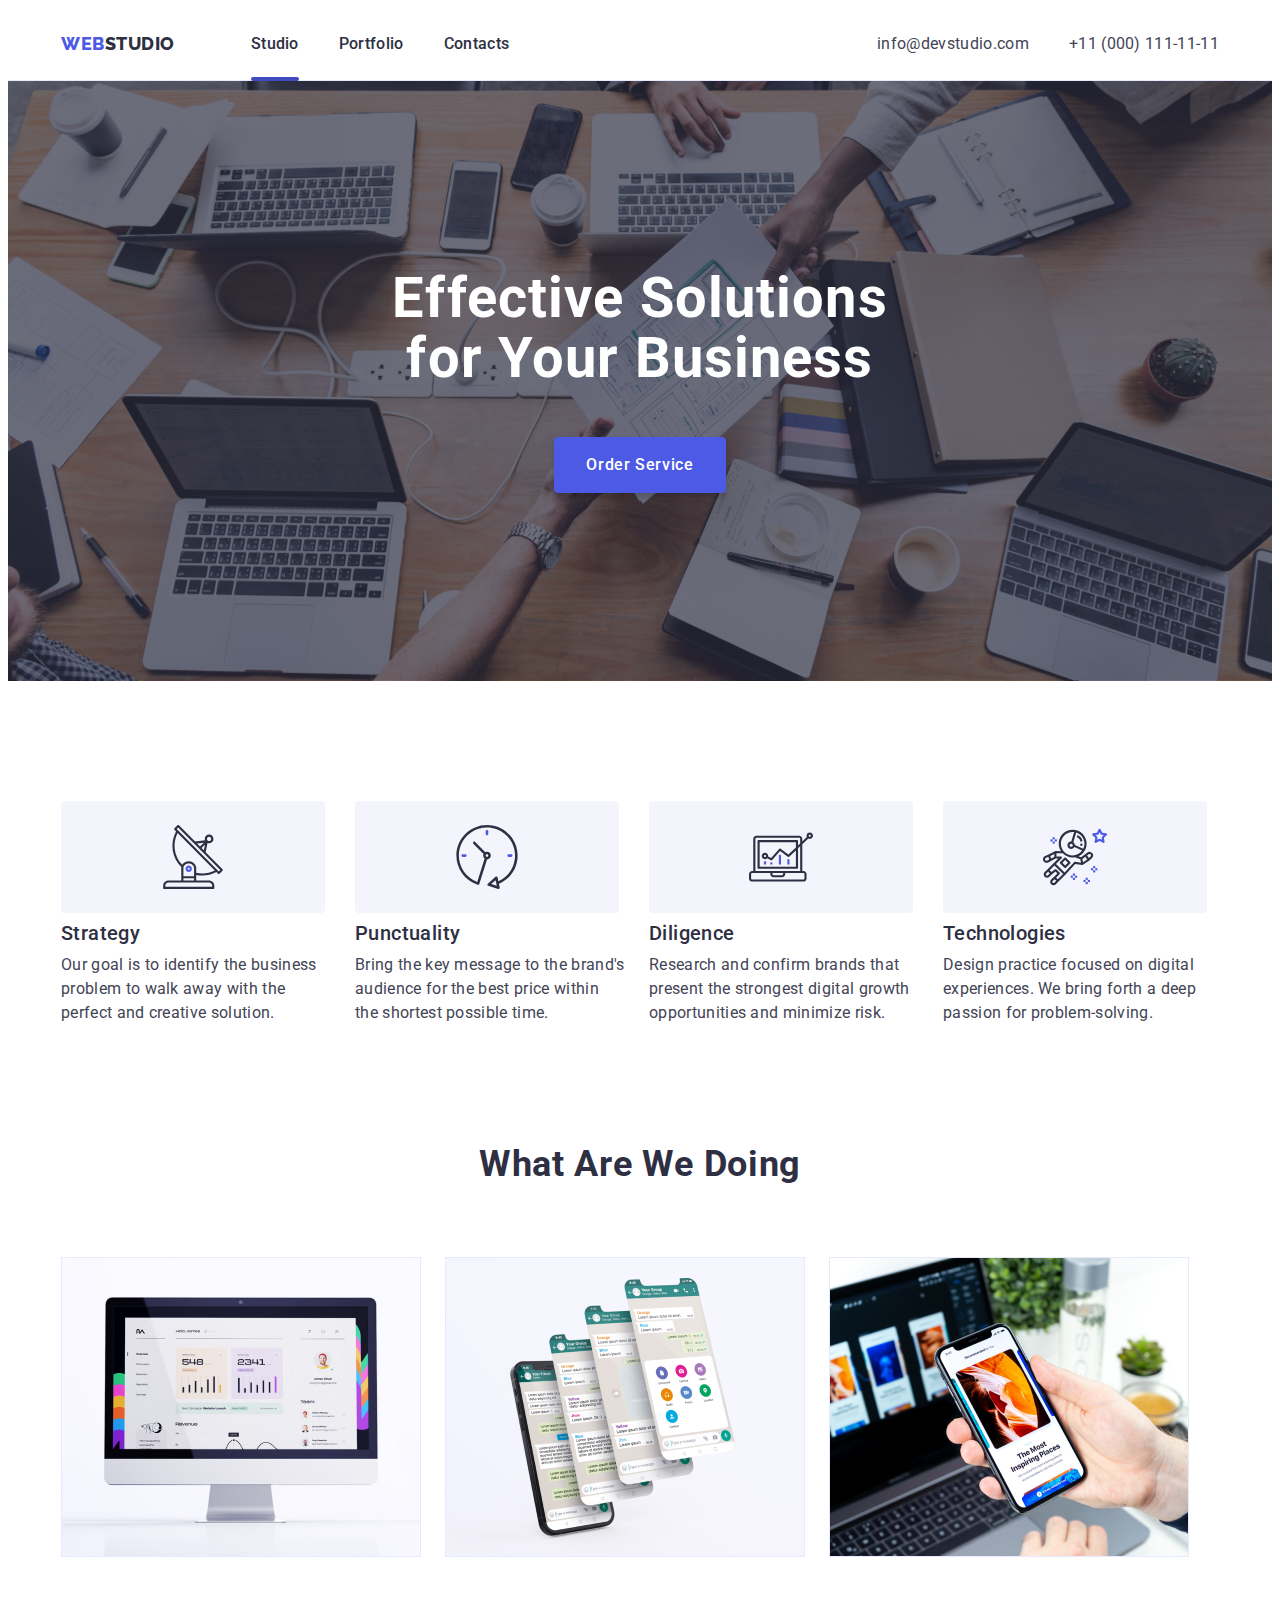
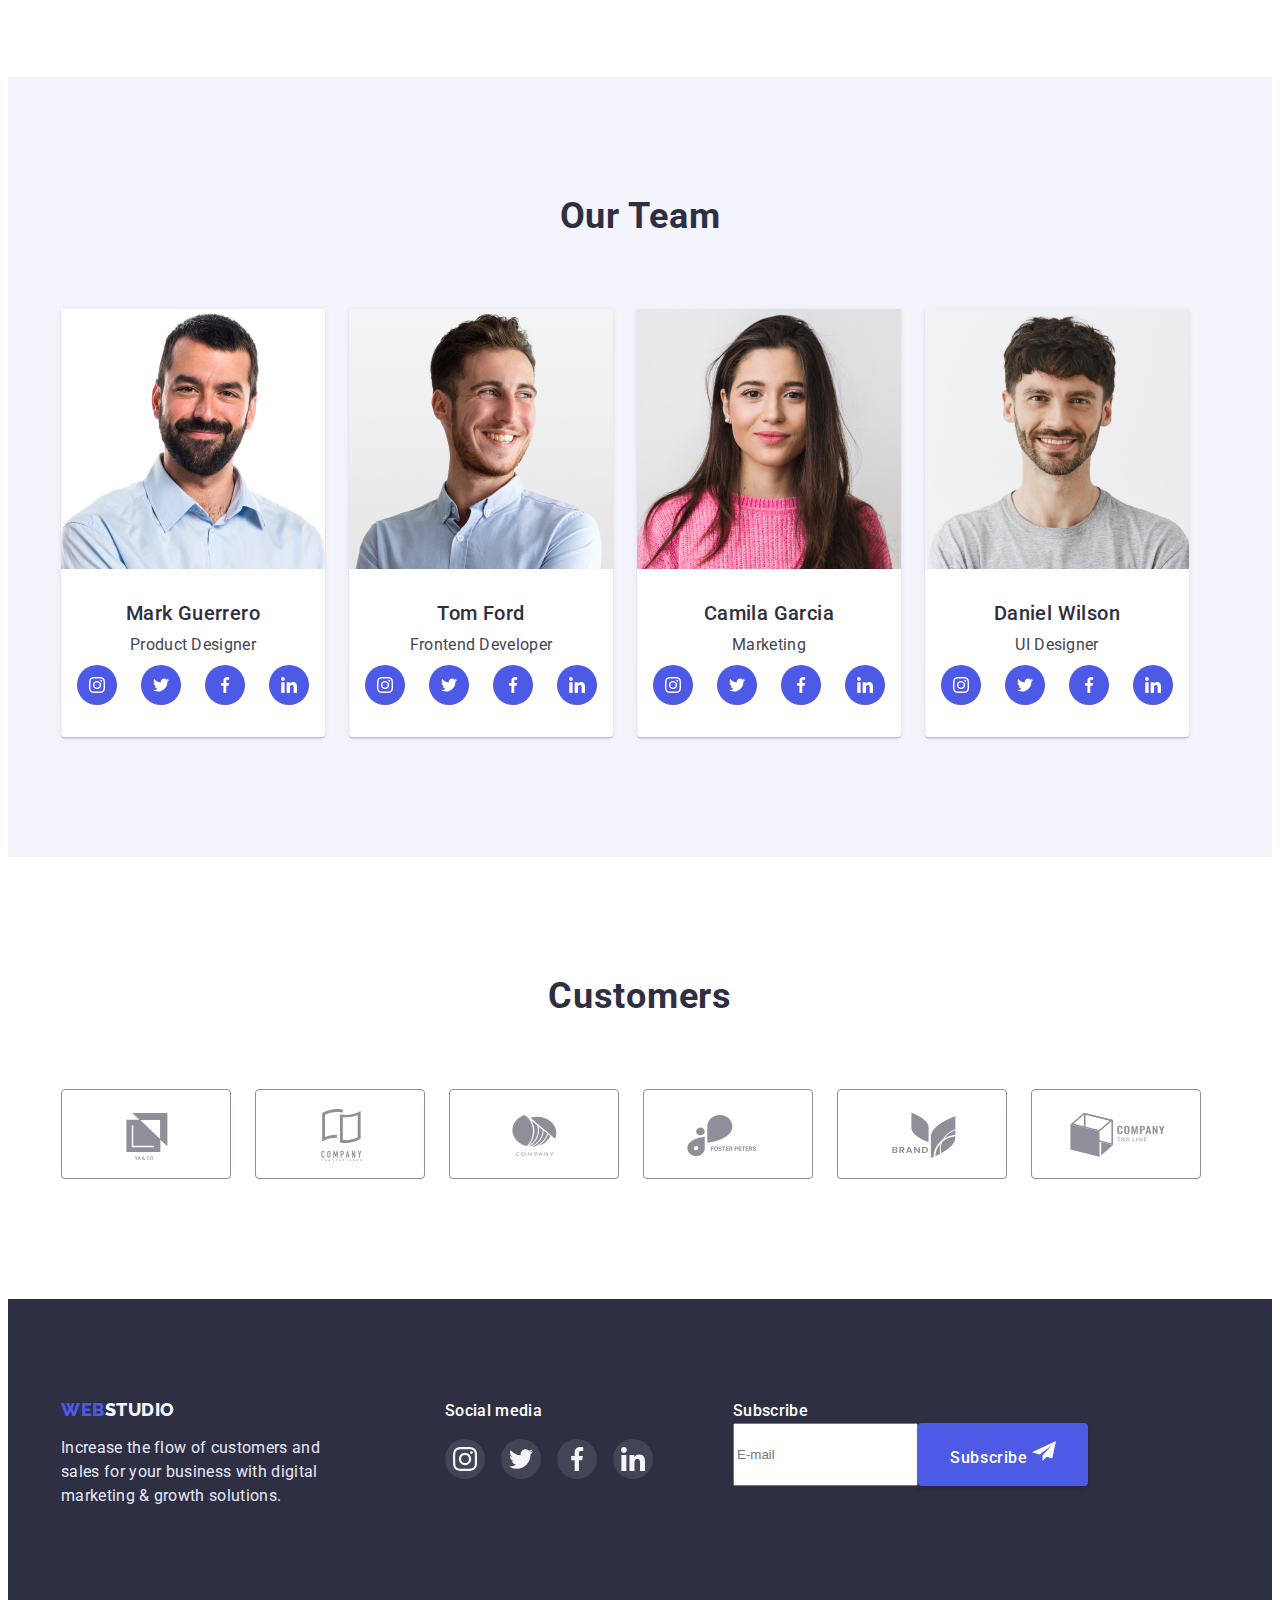
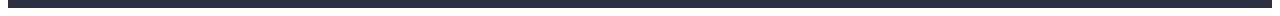
<file: index.html>
<!DOCTYPE html>
<html lang="en">
  <head>
    <title>Document</title>
    <link
      rel="stylesheet"
      href="https://cdnjs.cloudflare.com/ajax/libs/modern-normalize/1.1.0/modern-normalize.min.css"
      integrity="sha512-wpPYUAdjBVSE4KJnH1VR1HeZfpl1ub8YT/NKx4PuQ5NmX2tKuGu6U/JRp5y+Y8XG2tV+wKQpNHVUX03MfMFn9Q=="
      crossorigin="anonymous"
      referrerpolicy="no-referrer"
    />
    <link rel="preconnect" href="https://fonts.googleapis.com" />
    <link rel="preconnect" href="https://fonts.gstatic.com" crossorigin />
    <link
      href="https://fonts.googleapis.com/css2?family=Raleway:wght@800&family=Roboto:wght@400;500;700&display=swap"
      rel="stylesheet"
    />

    <link rel="stylesheet" href="./css/styles.css" />
  </head>

  <body>
    <header class="header">
      <div class="container">
        <div class="header-container">
          <nav class="header-nav">
            <a class="header-logo link" href="./index.html"
              >Web<span class="second-color-logo">Studio</span>
            </a>

            <ul class="header-list list">
              <li class="header-list-item">
                <a class="nav-link link current" href="./index.html">Studio</a>
              </li>
              <li class="header-list-item">
                <a class="nav-link link" href="./portfolio.html">Portfolio</a>
              </li>
              <li class="header-list-item">
                <a class="nav-link link" href="">Contacts</a>
              </li>
            </ul>
          </nav>

          <address class="contacts">
            <ul class="contacts-list">
              <li class="header-list-item">
                <a class="contacts-link link" href="mailto:info@devstudio.com"
                  >info@devstudio.com</a
                >
              </li>
              <li class="header-list-item">
                <a class="contacts-link link" href="tel:+110001111111"
                  >+11 (000) 111-11-11</a
                >
              </li>
            </ul>
          </address>
        </div>
      </div>
    </header>
    <main>
      <section class="hero-section">
        <div class="container">
          <h1 class="hero">Effective Solutions for Your Business</h1>
          <button class="btn-main" type="button" data-modal-open>
            Order Service
          </button>
        </div>
      </section>

      <section class="section-two">
        <div class="container">
          <h2 class="visually-hidden">Sekciya dva</h2>
          <ul class="list">
            <li class="features-list-item icon-antenna">
              <h3 class="features-title">Strategy</h3>
              <p class="features-text">
                Our goal is to identify the business problem to walk away with
                the perfect and creative solution.
              </p>
            </li>
            <li class="features-list-item icon-clock">
              <h3 class="features-title">Punctuality</h3>
              <p class="features-text">
                Bring the key message to the brand's audience for the best price
                within the shortest possible time.
              </p>
            </li>
            <li class="features-list-item icon-diagram">
              <h3 class="features-title">Diligence</h3>
              <p class="features-text">
                Research and confirm brands that present the strongest digital
                growth opportunities and minimize risk.
              </p>
            </li>
            <li class="features-list-item icon-astronaut">
              <h3 class="features-title">Technologies</h3>
              <p class="features-text">
                Design practice focused on digital experiences. We bring forth a
                deep passion for problem-solving.
              </p>
            </li>
          </ul>
        </div>
      </section>

      <section class="section-three">
        <div class="container">
          <h2 class="section-title">What are we doing</h2>
          <ul class="list">
            <li class="functions-list-item">
              <img src="./images/macbook.jpg" alt="image1" width="360" />
            </li>
            <li class="functions-list-item">
              <img src="./images/telefons.jpg" alt="image2" width="360" />
            </li>
            <li class="functions-list-item">
              <img src="./images/armtelfon.jpg" alt="image3" width="360" />
            </li>
          </ul>
        </div>
      </section>

      <section class="section-our-team">
        <div class="container">
          <h2 class="section-title">Our Team</h2>
          <ul class="list">
            <li class="team-list-item">
              <img src="./images/img.jpg" alt="Photo1" width="264" />
              <div class="card-text-container">
                <div class="our-team-wrap">
                  <h3 class="card-name">Mark Guerrero</h3>
                  <p class="card-text">Product Designer</p>
                  <ul class="our-team-soc-list list">
                    <li class="our-team-soc-item">
                      <a class="our-team-soc-link link" href>
                        <svg width="16" height="16" class="our-team-soc-icon">
                          <use
                            href="./images/icon.svg#icon-instagramikon"
                          ></use>
                        </svg>
                      </a>
                    </li>
                    <li class="our-team-soc-item">
                      <a class="our-team-soc-link link" href>
                        <svg width="16" height="16" class="our-team-soc-icon">
                          <use href="./images/icon.svg#icon-twitter"></use>
                        </svg>
                      </a>
                    </li>
                    <li class="our-team-soc-item">
                      <a class="our-team-soc-link link" href>
                        <svg width="16" height="16" class="our-team-soc-icon">
                          <use href="./images/icon.svg#icon-facebook"></use>
                        </svg>
                      </a>
                    </li>
                    <li class="our-team-soc-item">
                      <a class="our-team-soc-link link" href>
                        <svg width="16" height="16" class="our-team-soc-icon">
                          <use href="./images/icon.svg#icon-linkedin"></use>
                        </svg>
                      </a>
                    </li>
                  </ul>
                </div>
              </div>
            </li>

            <li class="team-list-item">
              <img src="./images/img1.jpg" alt="Photo2" width="264" />
              <div class="card-text-container">
                <div class="our-team-wrap">
                  <h3 class="card-name">Tom Ford</h3>
                  <p class="card-text">Frontend Developer</p>
                  <ul class="our-team-soc-list list">
                    <li class="our-team-soc-item">
                      <a class="our-team-soc-link link" href>
                        <svg width="16" height="16" class="our-team-soc-icon">
                          <use
                            href="./images/icon.svg#icon-instagramikon"
                          ></use>
                        </svg>
                      </a>
                    </li>
                    <li class="our-team-soc-item">
                      <a class="our-team-soc-link link" href>
                        <svg width="16" height="16" class="our-team-soc-icon">
                          <use href="./images/icon.svg#icon-twitter"></use>
                        </svg>
                      </a>
                    </li>
                    <li class="our-team-soc-item">
                      <a class="our-team-soc-link link" href>
                        <svg width="16" height="16" class="our-team-soc-icon">
                          <use href="./images/icon.svg#icon-facebook"></use>
                        </svg>
                      </a>
                    </li>
                    <li class="our-team-soc-item">
                      <a class="our-team-soc-link link" href>
                        <svg width="16" height="16" class="our-team-soc-icon">
                          <use href="./images/icon.svg#icon-linkedin"></use>
                        </svg>
                      </a>
                    </li>
                  </ul>
                </div>
              </div>
            </li>

            <li class="team-list-item">
              <img src="./images/img2.jpg" alt="Photo3" width="264" />
              <div class="card-text-container">
                <div class="our-team-wrap">
                  <h3 class="card-name">Camila Garcia</h3>
                  <p class="card-text">Marketing</p>
                  <ul class="our-team-soc-list list">
                    <li class="our-team-soc-item">
                      <a class="our-team-soc-link link" href>
                        <svg width="16" height="16" class="our-team-soc-icon">
                          <use
                            href="./images/icon.svg#icon-instagramikon"
                          ></use>
                        </svg>
                      </a>
                    </li>
                    <li class="our-team-soc-item">
                      <a class="our-team-soc-link link" href>
                        <svg width="16" height="16" class="our-team-soc-icon">
                          <use href="./images/icon.svg#icon-twitter"></use>
                        </svg>
                      </a>
                    </li>
                    <li class="our-team-soc-item">
                      <a class="our-team-soc-link link" href>
                        <svg width="16" height="16" class="our-team-soc-icon">
                          <use href="./images/icon.svg#icon-facebook"></use>
                        </svg>
                      </a>
                    </li>
                    <li class="our-team-soc-item">
                      <a class="our-team-soc-link link" href>
                        <svg width="16" height="16" class="our-team-soc-icon">
                          <use href="./images/icon.svg#icon-linkedin"></use>
                        </svg>
                      </a>
                    </li>
                  </ul>
                </div>
              </div>
            </li>
            <li class="team-list-item">
              <img src="./images/img3.jpg" alt="Photo4" width="264" />
              <div class="card-text-container">
                <div class="our-team-wrap">
                  <h3 class="card-name">Daniel Wilson</h3>
                  <p class="card-text">UI Designer</p>
                  <ul class="our-team-soc-list list">
                    <li class="our-team-soc-item">
                      <a class="our-team-soc-link link" href>
                        <svg width="16" height="16" class="our-team-soc-icon">
                          <use
                            href="./images/icon.svg#icon-instagramikon"
                          ></use>
                        </svg>
                      </a>
                    </li>
                    <li class="our-team-soc-item">
                      <a class="our-team-soc-link link" href>
                        <svg width="16" height="16" class="our-team-soc-icon">
                          <use href="./images/icon.svg#icon-twitter"></use>
                        </svg>
                      </a>
                    </li>
                    <li class="our-team-soc-item">
                      <a class="our-team-soc-link link" href>
                        <svg width="16" height="16" class="our-team-soc-icon">
                          <use href="./images/icon.svg#icon-facebook"></use>
                        </svg>
                      </a>
                    </li>
                    <li class="our-team-soc-item">
                      <a class="our-team-soc-link link" href>
                        <svg width="16" height="16" class="our-team-soc-icon">
                          <use href="./images/icon.svg#icon-linkedin"></use>
                        </svg>
                      </a>
                    </li>
                  </ul>
                </div>
              </div>
            </li>
          </ul>
        </div>
      </section>
      <section class="section-customers">
        <div class="container">
          <h2 class="section-title">Customers</h2>
          <ul class="list customers-icons-list">
            <li class="customers-list-icon">
              <a class="customers-link link" href="">
                <svg width="104" height="56">
                  <use href="./images/icon.svg#icon-Logo1"></use>
                </svg>
              </a>
            </li>
            <li class="customers-list-icon">
              <a class="customers-link link" href="">
                <svg width="104" height="56">
                  <use href="./images/icon.svg#icon-logo2"></use>
                </svg>
              </a>
            </li>
            <li class="customers-list-icon">
              <a class="customers-link link" href="">
                <svg width="104" height="56">
                  <use href="./images/icon.svg#icon-logo3"></use>
                </svg>
              </a>
            </li>
            <li class="customers-list-icon">
              <a class="customers-link link" href="">
                <svg width="104" height="56">
                  <use href="./images/icon.svg#icon-logo4"></use>
                </svg>
              </a>
            </li>
            <li class="customers-list-icon">
              <a class="customers-link link" href="">
                <svg width="104" height="56">
                  <use href="./images/icon.svg#icon-logo5"></use>
                </svg>
              </a>
            </li>
            <li class="customers-list-icon">
              <a class="customers-link link" href="">
                <svg width="104" height="56">
                  <use href="./images/icon.svg#icon-logo6"></use>
                </svg>
              </a>
            </li>
          </ul>
        </div>
      </section>
    </main>

    <footer class="footer">
      <div class="container footer-container">
        <div class="footer-text-cotainer">
          <a class="footer-logo link" href="./index.html"
            >Web<span class="footer-logo footer-second-color-logo"
              >Studio</span
            ></a
          >
          <p class="footer-text">
            Increase the flow of customers and sales for your business with
            digital marketing & growth solutions.
          </p>
        </div>

        <div class="footer-soc-container">
          <p class="footer-soc-title">Social media</p>
          <ul class="footer-soc-list list">
            <li>
              <a class="footer-soc-link" href>
                <svg width="24" height="24" class="footer-soc-icon">
                  <use href="./images/icon.svg#icon-instagramikon"></use>
                </svg>
              </a>
            </li>
            <li>
              <a class="footer-soc-link" href>
                <svg width="24" height="24" class="footer-soc-icon">
                  <use href="./images/icon.svg#icon-twitter"></use>
                </svg>
              </a>
            </li>
            <li>
              <a class="footer-soc-link" href>
                <svg width="24" height="24" class="footer-soc-icon">
                  <use href="./images/icon.svg#icon-facebook"></use>
                </svg>
              </a>
            </li>
            <li>
              <a class="footer-soc-link" href>
                <svg width="24" height="24" class="footer-soc-icon">
                  <use href="./images/icon.svg#icon-linkedin"></use>
                </svg>
              </a>
            </li>
          </ul>
       
        </div>

        <form class="footer-form">
          <p class="footer-form-subscribe">Subscribe</p>
          
          <div class="footer-input-icon">

          <input type="email" class="footer-form-input" placeholder="E-mail" name="user_email" required/>
          <button type="submit" class="footer-form-btn">Subscribe 
            <svg width="24" height="24" class="footer-soc-icon">
            <use href="./images/icon.svg#icon-telega-footer"></use>
          </svg> </button>
        </div>
        </form>



      </div>
    </footer>
    
    <div class="backdrop is-hidden" data-modal>
      
      <div class="modal">
        
        <button type="button" class="modal-sloce-btn" data-modal-close>
          <svg class="modal-close-btn-icon" width="8" height="8">
            <use href="./images/icon.svg#icon-close"></use>
          </svg>
        </button>
        
        <p class="modal-header">Leave your contacts and we will call you back</p>
        <form class="contact-form">
        
        <label class="modal-form-field">
          <span class="modal-form-input-desc">Name</span>
       <span class="modal-form-input-wrapper">
          <input type="text" class="modal-form-input" placeholder="" name="user_name" required minlength="2" pattern="[a-zA-Za-яА-я]+"/>
        <svg class="modal-form-input-icon">
          <use href="./images/icon.svg#icon-Name"></use>
        </svg>
      </span>
      </label>
        

        <label class="modal-form-field">
          <span class="modal-form-input-desc">Phone</span>
       <span class="modal-form-input-wrapper">
          <input type="tel" class="modal-form-input"
        placeholder="" name="user_phone" required 
        pattern="[0-9]{3}-[0-9]{3}-[0-9]{2}-[0-9]{2}" title="xxx-xxx-xx-xx"/>
        <svg class="modal-form-input-icon">
          <use href="./images/icon.svg#icon-phone-black"></use>
        </svg>
      </span>
      </label>

       <label class="modal-form-field">
        <span class="modal-form-input-desc">Email</span>
      <span class="modal-form-input-wrapper">
        <input type="email" class="modal-form-input" placeholder="" name="user_email" required/>
        <svg class="modal-form-input-icon">
          <use href="./images/icon.svg#icon-email-black"></use>
        </svg>
      </span>
      </label>

        
     <label class="modal-form-field">     
        <span class="modal-form-input-desc">Comment</span>
        <textarea class="contact-form-comment" name="user_comment"  placeholder="Text input"></textarea>
      </label>

       <div class="modal-form-input-check-wrapper">
      <input class="modal-form-check" id="user_policy" type="checkbox" name="user_policy" >
      <label for="user_policy" class="modal-form-check-desc">
        I accept the terms and conditions of the <a href="">Privacy Policy</a>
      </label>
    </div>

       <button type="submit" class="contact-form-btn">Send</button>
        
      </form>
      </div>
      
    </div>
    <script src="./js/modal.js"></script>

    </body>
</html>
</file>
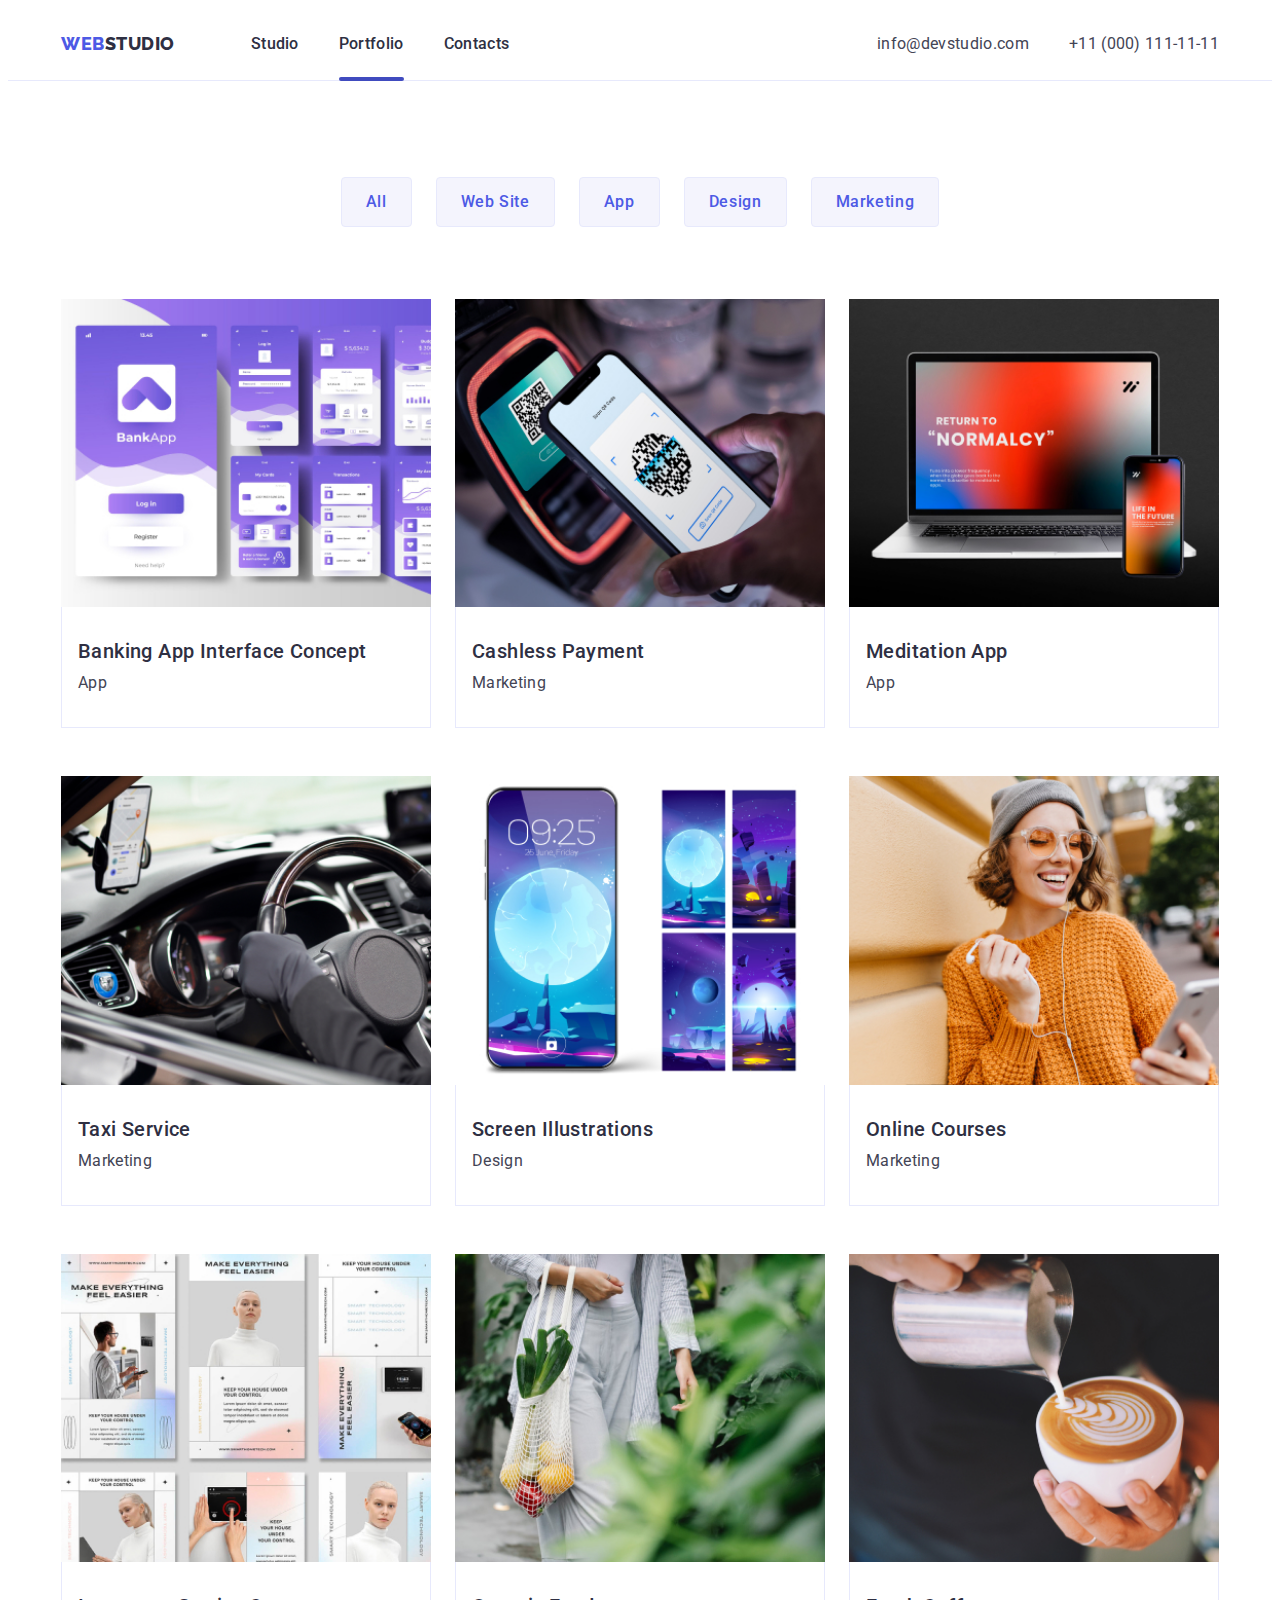
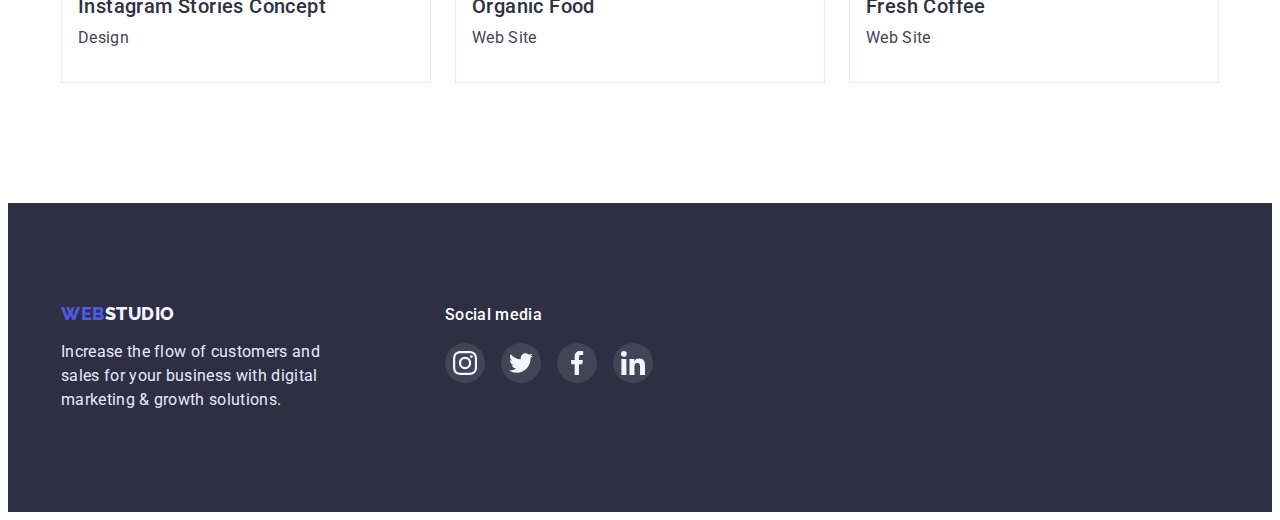
<file: portfolio.html>
<!DOCTYPE html>
<html lang="en">
  <head>
    <title>Document</title>
    <link
      rel="stylesheet"
      href="https://cdnjs.cloudflare.com/ajax/libs/modern-normalize/1.1.0/modern-normalize.min.css"
      integrity="sha512-wpPYUAdjBVSE4KJnH1VR1HeZfpl1ub8YT/NKx4PuQ5NmX2tKuGu6U/JRp5y+Y8XG2tV+wKQpNHVUX03MfMFn9Q=="
      crossorigin="anonymous"
      referrerpolicy="no-referrer"
    />
    <link rel="preconnect" href="https://fonts.googleapis.com" />
    <link rel="preconnect" href="https://fonts.gstatic.com" crossorigin />
    <link
      href="https://fonts.googleapis.com/css2?family=Raleway:wght@800&family=Roboto:wght@400;500;700&display=swap"
      rel="stylesheet"
    />

    <link rel="stylesheet" href="./css/styles.css" />
  </head>

  <body>
    <header class="header">
      <div class="container">
        <div class="header-container">
          <nav class="header-nav">
            <a class="header-logo link" href="./index.html"
              >Web<span class="second-color-logo">Studio</span>
            </a>

            <ul class="header-list list">
              <li class="header-list-item">
                <a class="nav-link link" href="./index.html">Studio</a>
              </li>
              <li class="header-list-item">
                <a class="nav-link link current" href="./portfolio.html"
                  >Portfolio</a
                >
              </li>
              <li class="header-list-item">
                <a class="nav-link link" href="">Contacts</a>
              </li>
            </ul>
          </nav>

          <address class="contacts">
            <ul class="contacts-list">
              <li class="header-list-item">
                <a class="contacts-link link" href="mailto:info@devstudio.com"
                  >info@devstudio.com</a
                >
              </li>
              <li class="header-list-item">
                <a class="contacts-link link" href="tel:+110001111111"
                  >+11 (000) 111-11-11</a
                >
              </li>
            </ul>
          </address>
        </div>
      </div>
    </header>
    <main>
      <section class="section-portfolio">
        <div class="container">
          <h1 class="visually-hidden">My projects</h1>
          <ul class="button-portfolio-list">
            <li><button class="btn" type="button">All</button></li>
            <li><button class="btn" type="button">Web Site</button></li>
            <li><button class="btn" type="button">App</button></li>
            <li><button class="btn" type="button">Design</button></li>
            <li><button class="btn" type="button">Marketing</button></li>
          </ul>

          <ul class="card-set">
            <li class="card-list-item">
              <a href="" class="link project-link">
                <div class="wraper-overlay">
                  <img
                    src="./images/banking.jpg"
                    alt="banking-app"
                    width="360"
                  />
                  <p class="overlay">
                    14 Stylish and User-Friendly App Design Concepts · Task
                    Manager App · Calorie Tracker App · Exotic Fruit Ecommerce
                    App · Cloud Storage App
                  </p>
                </div>
                <div class="card-text-container-portfolio">
                  <h2 class="card-title">Banking App Interface Concept</h2>
                  <p class="portfolio-text">App</p>
                </div></a
              >
            </li>

            <li class="card-list-item">
              <a href="" class="link project-link">
                <div class="wraper-overlay">
                  <img
                    src="./images/cashless.jpg"
                    alt="scan-qr-cod"
                    width="360"
                  />
                  <p class="overlay">
                    14 Stylish and User-Friendly App Design Concepts · Task
                    Manager App · Calorie Tracker App · Exotic Fruit Ecommerce
                    App · Cloud Storage App
                  </p>
                </div>
                <div class="card-text-container-portfolio">
                  <h2 class="card-title">Cashless Payment</h2>
                  <p class="portfolio-text">Marketing</p>
                </div></a
              >
            </li>

            <li class="card-list-item">
              <a href="" class="link project-link">
                <div class="wraper-overlay">
                  <img
                    src="./images/meditation.jpg"
                    alt="notebook-smartphone"
                    width="360"
                  />
                  <p class="overlay">
                    14 Stylish and User-Friendly App Design Concepts · Task
                    Manager App · Calorie Tracker App · Exotic Fruit Ecommerce
                    App · Cloud Storage App
                  </p>
                </div>
                <div class="card-text-container-portfolio">
                  <h2 class="card-title">Meditation App</h2>
                  <p class="portfolio-text">App</p>
                </div></a
              >
            </li>

            <li class="card-list-item">
              <a href="" class="link project-link">
                <div class="wraper-overlay">
                  <img
                    src="./images/taxiservice.jpg"
                    alt="in-taxi"
                    width="360"
                  />
                  <p class="overlay">
                    14 Stylish and User-Friendly App Design Concepts · Task
                    Manager App · Calorie Tracker App · Exotic Fruit Ecommerce
                    App · Cloud Storage App
                  </p>
                </div>
                <div class="card-text-container-portfolio">
                  <h2 class="card-title">Taxi Service</h2>
                  <p class="portfolio-text">Marketing</p>
                </div></a
              >
            </li>

            <li class="card-list-item">
              <a href="" class="link project-link">
                <div class="wraper-overlay">
                  <img src="./images/screen.jpg" alt="smartphone" width="360" />
                  <p class="overlay">
                    14 Stylish and User-Friendly App Design Concepts · Task
                    Manager App · Calorie Tracker App · Exotic Fruit Ecommerce
                    App · Cloud Storage App
                  </p>
                </div>
                <div class="card-text-container-portfolio">
                  <h2 class="card-title">Screen Illustrations</h2>
                  <p class="portfolio-text">Design</p>
                </div></a
              >
            </li>

            <li class="card-list-item">
              <a href="" class="link project-link">
                <div class="wraper-overlay">
                  <img
                    src="./images/onlinecourses.jpg"
                    alt="smile-girl"
                    width="360"
                  />
                  <p class="overlay">
                    14 Stylish and User-Friendly App Design Concepts · Task
                    Manager App · Calorie Tracker App · Exotic Fruit Ecommerce
                    App · Cloud Storage App
                  </p>
                </div>
                <div class="card-text-container-portfolio">
                  <h2 class="card-title">Online Courses</h2>
                  <p class="portfolio-text">Marketing</p>
                </div></a
              >
            </li>

            <li class="card-list-item">
              <a href="" class="link project-link">
                <div class="wraper-overlay">
                  <img
                    src="./images/instagram.jpg"
                    alt="insta-stories"
                    width="360"
                  />
                  <p class="overlay">
                    14 Stylish and User-Friendly App Design Concepts · Task
                    Manager App · Calorie Tracker App · Exotic Fruit Ecommerce
                    App · Cloud Storage App
                  </p>
                </div>
                <div class="card-text-container-portfolio">
                  <h2 class="card-title">Instagram Stories Concept</h2>
                  <p class="portfolio-text">Design</p>
                </div></a
              >
            </li>

            <li class="card-list-item">
              <a href="" class="link project-link">
                <div class="wraper-overlay">
                  <img
                    src="./images/organicfood.jpg"
                    alt="organic-food"
                    width="360"
                  />
                  <p class="overlay">
                    14 Stylish and User-Friendly App Design Concepts · Task
                    Manager App · Calorie Tracker App · Exotic Fruit Ecommerce
                    App · Cloud Storage App
                  </p>
                </div>
                <div class="card-text-container-portfolio">
                  <h2 class="card-title">Organic Food</h2>
                  <p class="portfolio-text">Web Site</p>
                </div></a
              >
            </li>

            <li class="card-list-item">
              <a href="" class="link project-link">
                <div class="wraper-overlay">
                  <img src="./images/coffee.jpg" alt="coffee" width="360" />
                  <p class="overlay">
                    14 Stylish and User-Friendly App Design Concepts · Task
                    Manager App · Calorie Tracker App · Exotic Fruit Ecommerce
                    App · Cloud Storage App
                  </p>
                </div>
                <div class="card-text-container-portfolio">
                  <h2 class="card-title">Fresh Coffee</h2>
                  <p class="portfolio-text">Web Site</p>
                </div></a
              >
            </li>
          </ul>
        </div>
      </section>
    </main>

    <footer class="footer">
      <div class="container footer-container">
        <div class="footer-text-cotainer">
          <a class="footer-logo link" href="./index.html"
            >Web<span class="footer-logo footer-second-color-logo"
              >Studio</span
            ></a
          >
          <p class="footer-text">
            Increase the flow of customers and sales for your business with
            digital marketing & growth solutions.
          </p>
        </div>

        <div class="footer-soc-container">
          <p class="footer-soc-title">Social media</p>
          <ul class="footer-soc-list list">
            <li>
              <a class="footer-soc-link" href>
                <svg width="24" height="24" class="footer-soc-icon">
                  <use href="./images/icon.svg#icon-instagramikon"></use>
                </svg>
              </a>
            </li>
            <li>
              <a class="footer-soc-link" href>
                <svg width="24" height="24" class="footer-soc-icon">
                  <use href="./images/icon.svg#icon-twitter"></use>
                </svg>
              </a>
            </li>
            <li>
              <a class="footer-soc-link" href>
                <svg width="24" height="24" class="footer-soc-icon">
                  <use href="./images/icon.svg#icon-facebook"></use>
                </svg>
              </a>
            </li>
            <li>
              <a class="footer-soc-link" href>
                <svg width="24" height="24" class="footer-soc-icon">
                  <use href="./images/icon.svg#icon-linkedin"></use>
                </svg>
              </a>
            </li>
          </ul>
        </div>
      </div>
    </footer>
  </body>
</html>
</file>
<file: css/styles.css>
:root {
  --actient-color-: #4d5ae5;
  --title-color: #2e2f42;
  --main-color-text: #434455;
  --white-color: #ffffff;
  --hover-color: #404bbf;
  --footer-color-logo: #f4f4fd;
  --footer-color-text: #e7e9fc;
  --background-color-section: #f4f4fd;
  --card-set-gap: 24px;
  --border-color: #8e8f99;
  --teal-color: teal;
  --transition: 250ms cubic-bezier(0.4, 0, 0.2, 1);
}
body {
  font-family: "Roboto", sans-serif;
  color: var(--main-color-text);
}
/* * { border: 5px solid green;} */

.visually-hidden {
  position: absolute;
  white-space: nowrap;
  width: 1px;
  height: 1px;
  overflow: hidden;
  border: 0;
  padding: 0;
  clip: rect(0 0 0 0);
  clip-path: inset(50%);
  margin: -1px;
}
.link {
  text-decoration: none;
}
.list {
  list-style: none;
  display: flex;
  margin: 0;
  padding: 0;
}
.container {
  width: 1158px;
  /* outline: 4px solid chartreuse; */
  margin-right: auto;
  margin-left: auto;
  padding-left: 15px;
  padding-right: 15px;
}

/* header */
.header-list {
  display: flex;
}
.header-nav {
  display: flex;
  align-items: center;
}
.header {
  border-bottom: 1px solid var(--footer-color-text);
}
.header-container {
  display: flex;
  justify-content: space-between;
  background-color: var(--white-color);
}
.contacts-list {
  display: flex;
  list-style: none;
  padding-left: 0px;
}
.header-list-item:not(:last-child) {
  margin-right: 40px;
}
.header-list-item {
  gap: 40px;
}

/* logo */
.header-logo {
  font-family: "Raleway", sans-serif;
  font-weight: 800;
  font-size: 18px;
  line-height: 1.17;
  color: var(--actient-color-);
  letter-spacing: 0.03em;
  text-transform: uppercase;
  margin-right: 76px;
}
.second-color-logo {
  color: var(--title-color);
}

/* Navigation */
.nav-link {
  display: block;
  padding-top: 24px;
  padding-bottom: 24px;
  font-weight: 500;
  font-size: 16px;
  line-height: 1.5;
  letter-spacing: 0.02em;
  color: var(--title-color);
  transition: color var(--transition);
}
.nav-link:hover,
.nav-link:focus {
  color: var(--hover-color);
}
.current::after {
  position: absolute;
  content: "";
  width: 100%;
  height: 4px;
  left: 0;
  bottom: -1px;
  display: block;
  background-color: var(--hover-color);
  border-radius: 2px;
}
.current {
  position: relative;
}

/* Contacts */
.contacts {
  font-style: normal;
  margin-left: auto;
}
.contacts-link {
  display: block;
  padding-top: 24px;
  padding-bottom: 24px;
  font-weight: 400;
  font-size: 16px;
  line-height: 1.5;
  letter-spacing: 0.02em;
  color: var(--main-color-text);
  transition: color var(--transition);
}
.contacts-link:hover,
.contacts-link:focus {
  color: var(--hover-color);
}
/* main */
/* hero */
.hero {
  color: var(--white-color);
  font-weight: 700;
  font-size: 56px;
  line-height: 1.07;
  text-align: center;
  letter-spacing: 0.02em;
  margin-bottom: 48px;
  margin-right: auto;
  margin-left: auto;
  width: 496px;
}

.hero-section {
  max-width: 1440px;
  background-color: var(--title-color);
  background-image: linear-gradient(
      rgba(46, 47, 66, 0.7),
      rgba(46, 47, 66, 0.7)
    ),
    url(../images/hero.jpg);
  background-repeat: no-repeat;
  background-position: center;
  background-size: cover;
  text-align: center;
  padding-top: 188px;
  padding-bottom: 188px;
  margin-left: auto;
  margin-right: auto;
}

.section-two {
  padding-top: 120px;
  padding-bottom: 120px;
}
p,
h1,
h2,
h3,
ul {
  margin: 0;
}
ul {
  padding-left: 0;
}
img {
  display: block;
  width: 100%;
  height: auto;
}

.btn-main {
  font-family: "Roboto", sans-serif;
  /* font-style: normal; */
  font-weight: 500;
  font-size: 16px;
  line-height: 1.5;
  letter-spacing: 0.04em;
  color: var(--white-color);
  background-color: var(--actient-color-);
  box-shadow: 0px 4px 4px rgba(0, 0, 0, 0.15);
  border-radius: 4px;
  cursor: pointer;
  width: auto;
  padding: 16px 32px;
  display: block;
  margin: 0px auto;
  border: none;
  transition: background-color var(--transition);
}
.btn-main:hover {
  background-color: var(--hover-color);
}
/* features */
.features-list-item::before {
  content: "";
  display: block;
  width: 264px;
  height: 112px;
  background-repeat: no-repeat;
  background-position: center;
  margin-bottom: 8px;
  background-color: var(--background-color-section);
  border-radius: 4px;
}
.features-list-item.icon-antenna::before {
  background-image: url(../images/antenna.svg);
}
.features-list-item.icon-clock::before {
  background-image: url(../images/clock.svg);
}
.features-list-item.icon-diagram::before {
  background-image: url(../images/diagram.svg);
}
.features-list-item.icon-astronaut::before {
  background-image: url(../images/astronaut.svg);
}
.features-list-item {
  width: calc((100%-72px) / 4);
}
.features-list-item:not(:last-child) {
  margin-right: 24px;
}

.features-title {
  color: var(--title-color);
  font-weight: 500;
  font-size: 20px;
  line-height: 1.2;
  letter-spacing: 0.02em;
  margin-bottom: 8px;
}
.features-text {
  font-weight: 400;
  font-size: 16px;
  line-height: 1.5;
  letter-spacing: 0.02em;
  max-width: 270px;
  /* margin-bottom: 8px; */
}
/* what are we doing */
.section-three {
  padding-bottom: 120px;
}

.section-title {
  margin-bottom: 72px;
  color: var(--title-color);
  font-size: 36px;
  line-height: 1.11;
  text-align: center;
  letter-spacing: 0.02em;
  text-transform: capitalize;
}
.functions-list-item:not(:last-child) {
  margin-right: 24px;
}

/* Our Team */
.section-our-team {
  background-color: var(--background-color-section);
  padding-top: 120px;
  padding-bottom: 120px;
}
.team-list-item:not(:last-child) {
  margin-right: 24px;
}
.team-list-item {
  background-color: var(--white-color);
  box-shadow: 0px 1px 6px rgba(46, 47, 66, 0.08),
    0px 1px 1px rgba(46, 47, 66, 0.16), 0px 2px 1px rgba(46, 47, 66, 0.08);
  border-radius: 0px 0px 4px 4px;
}
.card-name {
  flex: none;
  order: 0;
  flex-grow: 0;
  margin-bottom: 8px;
  text-align: center;
  font-weight: 500;
  font-size: 20px;
  line-height: 1.2;
  letter-spacing: 0.02em;
  color: var(--title-color);
}
.card-text {
  font-weight: 400;
  font-size: 16px;
  line-height: 1.5;
  letter-spacing: 0.02em;
  flex: none;
  order: 1;
  flex-grow: 0;
  text-align: center;
}
.card-text-container {
  padding-top: 32px;
  padding-bottom: 32px;
}

.social-media {
  font-weight: 500;
  font-size: 16px;
  line-height: 1.5;
  text-align: center;
  color: var(--white-color);
}

.our-team-soc-list {
  display: flex;
  justify-content: center;
  padding-left: 0px;
  gap: 24px;
  margin-top: 8px;
}
.our-team-soc-item {
  width: 40px;
  height: 40px;
}
.our-team-soc-link {
  width: 100%;
  height: 100%;
  border-radius: 50%;
  background-color: var(--actient-color-);
  display: flex;
  align-items: center;
  justify-content: center;
  transition: background-color var(--transition);
}
.our-team-soc-link:hover,
.our-team-soc-link:focus {
  background-color: var(--hover-color);
}
.our-team-soc-icon {
  fill: var(--white-color);
}

/* .our-team-soc-link:hover .our-team-soc-icon {
  fill: tomato;
} */

/* section-customers */

.customers-list-icon {
  margin-right: 24px;
  padding-left: 0px;
  transform: border-color var(--transition);
}
.customers-list-icon:last-child {
  margin-right: 24;
}
.section-customers {
  padding-top: 120px;
  padding-bottom: 120px;
}
.customers-icons-list {
  display: flex;
}
.customers-link {
  fill: var(--border-color);
  border-radius: 4px;
  border: 1px solid var(--border-color);
  display: flex;
  align-items: center;
  justify-content: center;
  height: 88px;
  width: 168px;
  transition: fill var(--transition), border-color var(--transition);
}
/* .customers-link:hover .customers-list-icon{
 fill: var(--footer-color-logo);
}
   */
.customers-link:hover,
.customers-link:focus {
  border-color: var(--hover-color);
  fill: var(--hover-color);
}
.customers-list-icon:hover,
.customers-list-icon:focus {
  border-color: var(--hover-color);
}

/* footer */
.footer-logo.link {
  font-family: "Raleway", sans-serif;
  font-weight: 800;
  font-size: 18px;
  line-height: 1.17;
  letter-spacing: 0.03em;
  text-transform: uppercase;
  color: var(--actient-color-);
}
.footer-logo.footer-second-color-logo {
  color: var(--footer-color-logo);
}
.footer-text {
  margin-top: 16px;
  font-size: 16px;
  line-height: 1.5;
  letter-spacing: 0.02em;
  color: var(--footer-color-text);
}
.footer-text-cotainer {
  max-width: 264px;
  margin-right: 120px;
}
.footer-soc-title {
  font-weight: 500;
  font-size: 16px;
  line-height: 1.5;
  letter-spacing: 0.02em;
  color: var(--white-color);
  margin-bottom: 16px;
}
.footer-soc-link {
  width: 40px;
  height: 40px;
  border-radius: 50%;
  background-color: rgba(255, 255, 255, 0.1);
  display: flex;
  align-items: center;
  justify-content: center;
  transition: background-color var(--transition);
}
.footer-soc-link:hover,
.footer-soc-link:focus {
  background-color: var(--teal-color);
}

.footer-soc-list {
  gap: 16px;
}
.footer-soc-icon {
  fill: var(--footer-color-logo);
}
.footer {
  padding-top: 100px;
  padding-bottom: 100px;
  background-color: var(--title-color);
}
.footer-container {
  display: flex;
}
.footer-input-icon {
  display: flex;
  margin-left: 80px;
}
.footer-form-subscribe {
font-weight: 500;
font-size: 16px;
line-height: 1.5;
letter-spacing: 0.02em;
color: #FFFFFF;
margin-left: 80px;
}
.footer-form-btn {
  font-family: "Roboto", sans-serif;
  /* font-style: normal; */
  font-weight: 500;
  font-size: 16px;
  line-height: 1.5;
  letter-spacing: 0.04em;
  color: var(--white-color);
  background-color: var(--actient-color-);
  box-shadow: 0px 4px 4px rgba(0, 0, 0, 0.15);
  border-radius: 4px;
  cursor: pointer;
  width: auto;
  padding: 16px 32px;
  display: block;
  margin: 0px auto;
  border: none;
  transition: background-color var(--transition);
}

/* portfolio */

/* filter */
.btn {
  background: var(--footer-color-logo);
  border: 1px solid var(--footer-color-text);
  border-radius: 4px;
  font-weight: 500;
  font-size: 16px;
  line-height: 1.5;
  letter-spacing: 0.04em;
  color: var(--actient-color-);
  font-family: "Roboto", sans-serif;
  cursor: pointer;
  transition: box-shadow var(--transition), border-color var(--transition),
    color var(--transition);
}
.btn:hover {
  background: var(--hover-color);
  box-shadow: 0px 3px 1px rgba(0, 0, 0, 0.1), 0px 2px 1px rgba(0, 0, 0, 0.08),
    0px 2px 2px rgba(0, 0, 0, 0.12);
  border-color: var(--hover-color);
  color: var(--white-color);
}
/* My Projects */
.card-set {
  /* outline: 1px solid tomato; */
  padding: 0;
  margin: 0;
  display: flex;
  flex-wrap: wrap;
  margin-left: calc(-1 * var(--card-set-gap));
  margin-top: -48px;
  list-style: none;
}
.card-set > .card-list-item {
  /* outline: 1px solid turquoise; */
  flex-basis: calc(100% / 3 - 24px);
  margin-left: var(--card-set-gap);
  margin-top: 48px;
}

.card-title {
  font-weight: 500;
  font-size: 20px;
  line-height: 1.2;
  letter-spacing: 0.02em;
  color: var(--title-color);
}
.portfolio-text {
  font-weight: 400;
  font-size: 16px;
  line-height: 1.5;
  letter-spacing: 0.02em;
  color: var(--main-color-text);
  flex: none;
  order: 1;
  flex-grow: 0;
}
.card-title {
  flex: none;
  order: 0;
  flex-grow: 0;
  margin-bottom: 8px;
  font-weight: 500;
  font-size: 20px;
  line-height: 1.2;
  letter-spacing: 0.02em;
  color: var(--title-color);
}
.card-text-container-portfolio {
  padding: 32px 0 32px 16px;
  border-bottom: 1px solid var(--footer-color-text);
  border-right: 1px solid var(--footer-color-text);
  border-left: 1px solid var(--footer-color-text);
}
.section-portfolio {
  padding-top: 96px;
  padding-bottom: 120px;
}

.button-portfolio-list {
  display: flex;
  gap: 24px;
  margin-bottom: 72px;
  padding-left: 0px;
  justify-content: center;
  list-style: none;
}
.btn {
  padding: 12px 24px;
  background: var(--footer-color-logo);
  border: 1px solid var(--footer-color-text);
  border-radius: 4px;
  font-weight: 500;
  font-size: 16px;
  line-height: 1.5;
  letter-spacing: 0.04em;
  color: var(--actient-color-);
  font-family: "Roboto", sans-serif;
  cursor: pointer;
  transition: box-shadow var(--transition), border-color var(--transition),
    color var(--transition);
}
.btn:hover {
  background: var(--hover-color);
  box-shadow: 0px 3px 1px rgba(0, 0, 0, 0.1), 0px 2px 1px rgba(0, 0, 0, 0.08),
    0px 2px 2px rgba(0, 0, 0, 0.12);
  border-color: var(--hover-color);
  color: var(--white-color);
}
.project-link {
  display: block;
  transition: box-shadow var(--transition);
}
.project-link:hover,
.project-link:focus {
  box-shadow: 0px 1px 6px rgba(46, 47, 66, 0.08),
    0px 1px 1px rgba(46, 47, 66, 0.16), 0px 2px 1px rgba(46, 47, 66, 0.08);
}
.overlay {
  position: absolute;
  width: 100%;
  height: 100%;
  left: 0px;
  top: 0px;
  overflow: auto;
  transform: translate(0, 100%);
  transition: transform 250ms cubic-bezier(0.4, 0, 0.2, 1);
  background-color: var(--actient-color-);
  font-size: 16px;
  line-height: 1.5;
  color: var(--footer-color-logo);
  letter-spacing: 0.02em;
  padding-bottom: 164px;
  padding-top: 40px;
  padding-left: 32px;
  padding-right: 32px;
}
.wraper-overlay {
  position: relative;
  overflow: hidden;
}
.project-link:hover .overlay,
.project-link:focus .overlay {
  transform: translate(0, 0);
}
/* modal-window ________________________________*/
.backdrop {
  position: fixed;
  z-index: 100;
  left: 0px;
  top: 0px;
  width: 100%;
  height: 100%;
  background-color: rgba(46, 47, 66, 0.4);
  transition: opacity var(--transition), visibility var(--transition);
}
.backdrop.is-hidden {
  opacity: 0;
  visibility: hidden;
  pointer-events: none;
  
}
.modal {
  position: absolute;
  left: 50%;
  top: 50%;
  transform: translate(-50%, -50%);
  width: 408px;
  height: 576px;
  background: #fcfcfc;
  box-shadow: 0px 1px 1px rgba(0, 0, 0, 0.14), 0px 1px 3px rgba(0, 0, 0, 0.12),
    0px 2px 1px rgba(0, 0, 0, 0.2);
  border-radius: 4px;
  
}
.modal-sloce-btn {
  display: flex;
  justify-content: center;
  align-items: center;
  position: absolute;
  top: 24px;
  right: 24px;
  width: 24px;
  height: 24px;
  border-radius: 50%;
  background-color: var(--footer-color-text);
  border: 1px solid rgba(0, 0, 0, 0.1);
  padding: 0px;
}
.modal-sloce-btn:hover .modal-sloce-btn-icon,
.modal-sloce-btn:focus .modal-sloce-btn-icon {
  fill: var(--actient-color-);
}
.modal-header {
  /* font-family: 'Roboto';
font-style: normal; */
font-weight: 500;
font-size: 16px;
line-height: 1.5;
text-align: center;
letter-spacing: 0.02em;
padding-top: 72px;
color: var(--title-color);

}
.modal-form-input-desc {
  
  display: block;
  padding-bottom: 4px;
  font-family: 'Roboto';
 font-style: normal;
 font-weight: 400;
 font-size: 12px;
 line-height: 1.17;
 letter-spacing: 0.04em;
 color: #8E8F99;
}
.modal-form-field {
  display: block;
  margin-bottom: 8px;
  
}
.modal-form-input {
 
  width: 100%;
  height: 40px;
  padding-left: 38px;
  border: 1px solid var(--actient-color-);
  border-radius: 4px;
  transition: border-color var(--transition);
}
.modal-form-input:focus {
  outline: none;
  border-color: var(--actient-color-);
}
.modal-form-input:focus + .modal-form-input-icon {
  fill: var(--actient-color-);
}



.modal-form-input-wrapper {
  position: relative;
  display: block;
}
.modal-form-input-icon {
  position: absolute;
  top: 50%;
  left: 16px;
  transform: translate(0, -50%);
  display: block;
  width: 18px;
  height: 18px;
  transition: fill var(--transition);
}
.modal-form-check-desc {

font-weight: 400;
font-size: 12px;
line-height: 1.17;
letter-spacing: 0.04em;
color: #8E8F99;
padding: 8px;
}
.modal-form-input-check-wrapper {
  display: flex;
  
}
/* TEST////TEST////<form class="contact form">_____________ */
.contact-form {
  width: 100%;
  padding: 24px;
  margin: 0 auto;
  }
.contact-form-input {
 
  width: 100%;
  height: 40px;
  padding-left: 38px;
  border: 1px solid var(--actient-color-);
  border-radius: 4px;
  
}

.contact-form-btn {
  font-family: "Roboto", sans-serif;
  /* font-style: normal; */
  font-weight: 500;
  font-size: 16px;
  line-height: 1.5;
  letter-spacing: 0.04em;
  color: var(--white-color);
  background-color: var(--actient-color-);
  box-shadow: 0px 4px 4px rgba(0, 0, 0, 0.15);
  border-radius: 4px;
  cursor: pointer;
  width: auto;
  padding: 16px 32px;
  display: block;
  margin: 0px auto;
  border: none;
  transition: background-color var(--transition);

}
.contact-form-btn:hover {
  background-color: var(--hover-color);
}

.contact-form-comment {
  width: 100%;
  height: 120px;
  padding: 8px 16px;
  margin-bottom: 20px;
  resize: none;
  font-weight: 400;
 font-size: 12px;
 line-height: 1.17;
 letter-spacing: 0.04em;
 color: rgba(46, 47, 66, 0.4);
 border: 1px solid var(--actient-color-);
 border-radius: 4px;
  
}
.contact-form-comment:focus {
  outline: none;
  border-color: var(--actient-color-);

}
</file>
